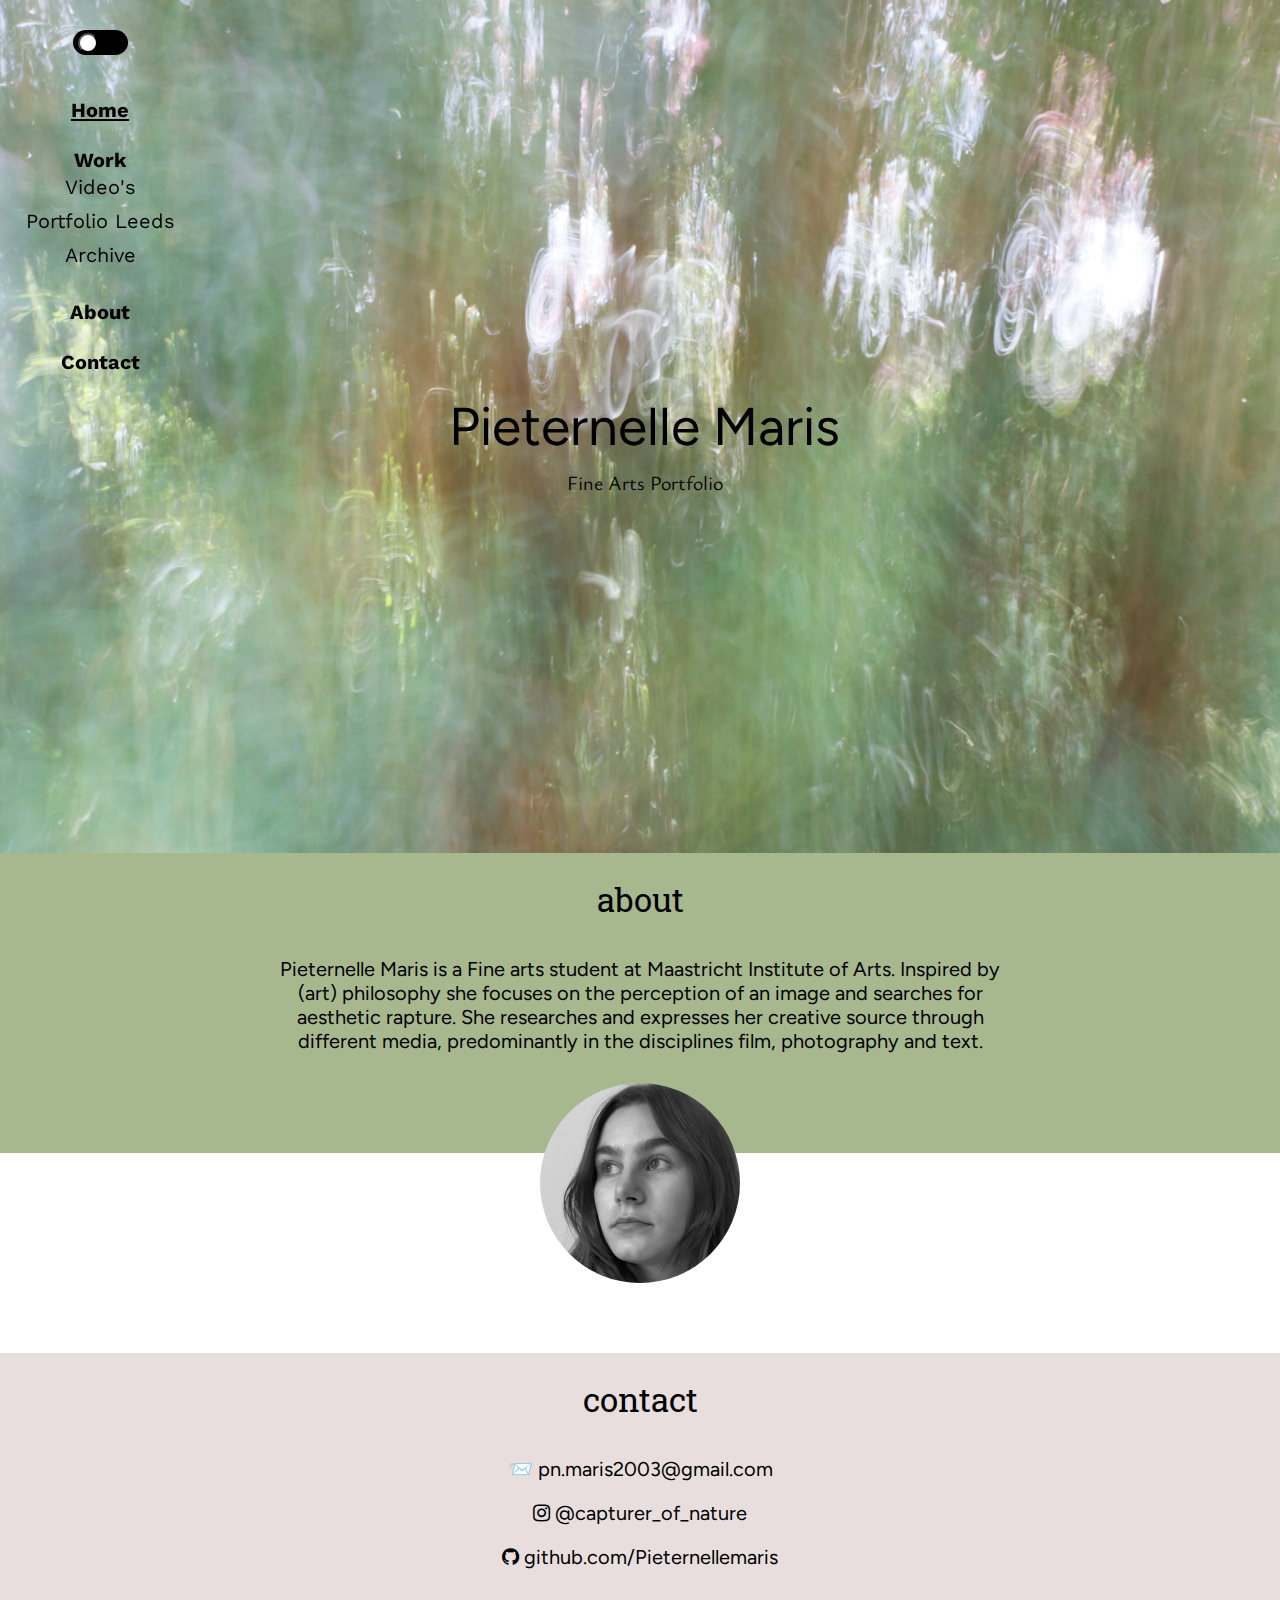
<file: index.html>
<!DOCTYPE html>
<html lang="en">

<head>
    <meta charset="UTF-8">
    <meta http-equiv="X-UA-Compatible" content="IE=edge">
    <meta name="viewport" content="width=device-width, initial-scale=1.0">
    <title>Home</title>
    <link rel="preconnect" href="https://fonts.googleapis.com">
    <link rel="preconnect" href="https://fonts.gstatic.com" crossorigin>
    <link
        href="https://fonts.googleapis.com/css2?family=Figtree:ital,wght@0,300;0,400;0,500;1,400&family=Josefin+Slab:ital,wght@0,300;0,400;0,500;0,600;1,400;1,500&family=Mulish:ital,wght@0,300;0,400;0,600;0,700;1,400&family=Roboto+Slab:wght@300;400;500&family=Work+Sans:wght@300;400;500&family=Ysabeau:ital@0;1&display=swap"
        rel="stylesheet">
    <link rel="stylesheet" href="https://cdnjs.cloudflare.com/ajax/libs/font-awesome/4.7.0/css/font-awesome.min.css">
    <link rel="stylesheet" href="css/main.css">
    <link rel="stylesheet" href="css/style-home.css">

</head>

<body>
    <div class="grid">
        <ul class="nav">
            <li id="toggle">
                <button onclick="myFunction()">
                    <div class="figure"></div>
                </button>
            </li>
            <li><a class="active" id="home" href="index.html"> Home</a></li>
            <li><a id="work" href="work.html"> Work
                    <ul class="sub-nav">

                        <li> <a id="videos" href="videos.html">Video's</a></li>
                        <li> <a  id="leeds" href="leeds.html">Portfolio Leeds</a></li>
                        <li><a id="archive" href="https://www.pieternellemaris.com/"> Archive</a></li>

                    </ul>
                </a></li>
            <li><a  href="#about"> About</a></li>
            <li><a  href="#contact"> Contact</a></li>
        </ul>

        <div class="name">Pieternelle Maris
            <p>Fine Arts Portfolio</p>
        </div>

        <div id="about">
            <h1> about </h1>
            <div class="bio">
                <h2>Pieternelle Maris is a Fine arts student at Maastricht Institute of Arts. Inspired by (art) philosophy she
                focuses on the perception of an image and searches for aesthetic rapture. She researches and
                expresses her creative source through different media, predominantly in the disciplines film,
                    photography and text.
                </h2>
                <img src="images/profile.jpg">
            </div>
        </div>

        <div id="contact">
            <h1> contact</h1>
            <div class="info">
                <a href="mailto:pn.maris2003@gmail.com" target="_blank">
                    <h2> &#128232 pn.maris2003@gmail.com </h2>
                </a>

                <a href="https://instagram.com/capturer_of_nature/" target="_blank">
                    <h2>
                        <div class="fa fa-instagram" style=" display: inline;"> </div>
                        @capturer_of_nature
                    </h2>
                </a>

                <a href="https://github.com/Pieternellemaris" target="_blank">
                    <h2>
                        <div class="fa fa-github" style=" display: inline;"> </div>
                        github.com/Pieternellemaris
                    </h2>
                </a>

            </div>
        </div>

        <script src="js/script.js"></script>

</body>

</html>
</file>
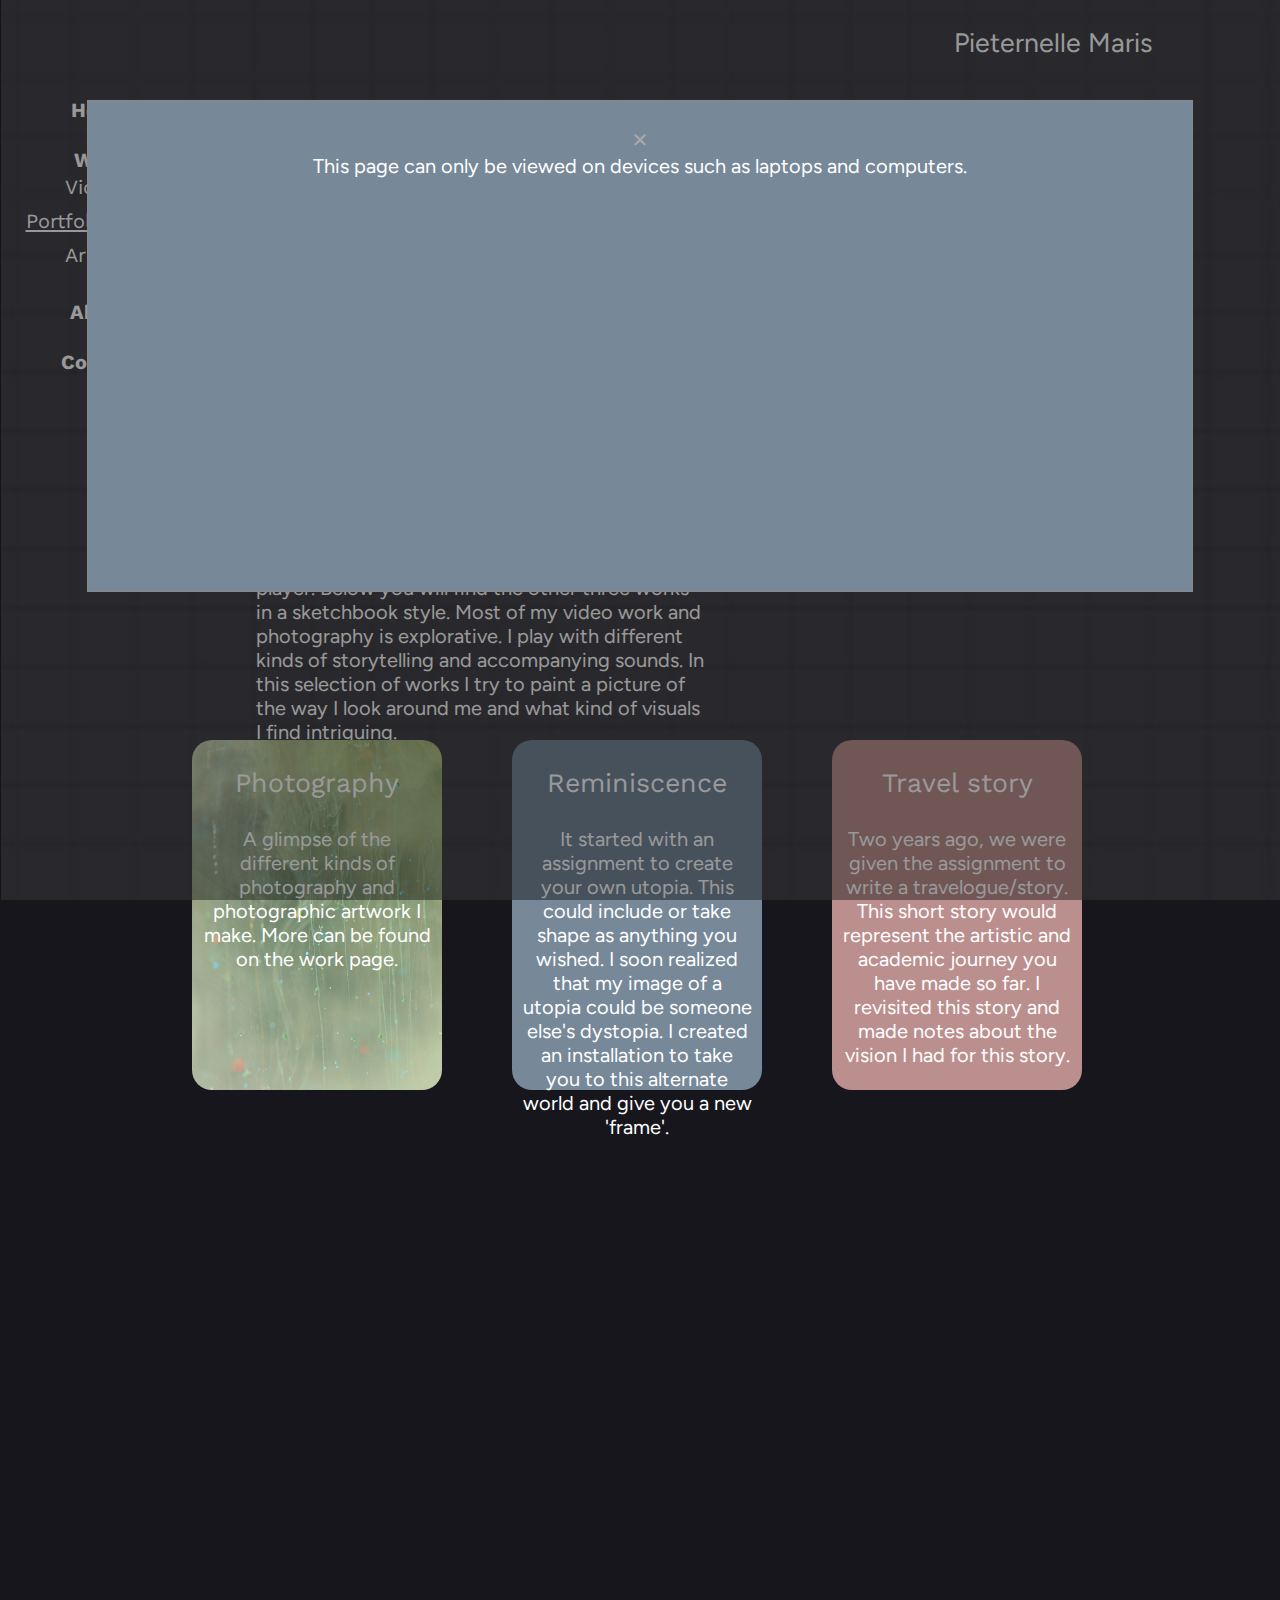
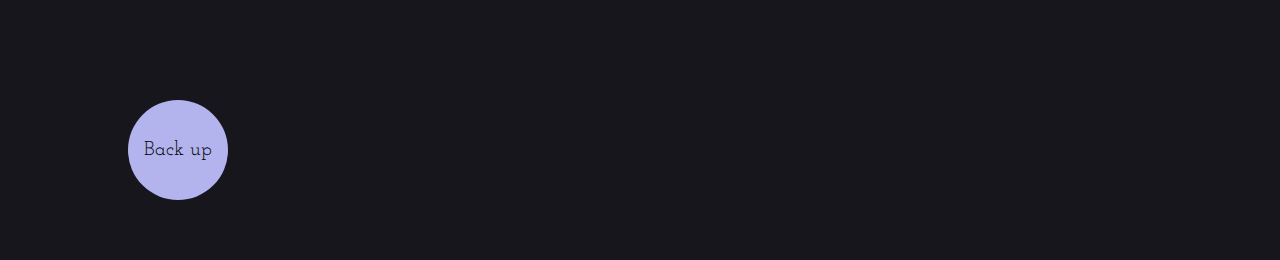
<file: leeds.html>
<!DOCTYPE html>
<html lang="en">
<head>
    <meta charset="UTF-8">
    <meta http-equiv="X-UA-Compatible" content="IE=edge">
    <meta name="viewport" content="width=device-width, initial-scale=1.0">
    <title>Leeds Portfolio</title>
    <link rel="preconnect" href="https://fonts.googleapis.com">
    <link rel="preconnect" href="https://fonts.gstatic.com" crossorigin>
    <link href="https://fonts.googleapis.com/css2?family=Croissant+One&family=Cutive+Mono&family=Figtree:ital,wght@0,300;0,400;0,500;1,400&family=Homemade+Apple&family=Josefin+Slab:ital,wght@0,300;0,400;0,500;0,600;1,400;1,500&family=Just+Me+Again+Down+Here&family=Reenie+Beanie&family=Roboto+Slab:wght@300;400;500&family=Slackside+One&family=Work+Sans:wght@300;400;500&family=Ysabeau:ital@0;1&display=swap" rel="stylesheet">
    <link rel="stylesheet" href="css/main.css">
    <link rel="stylesheet" href="css/style-leeds.css">
</head>

<body>
    <svg id="lijn" data-name="Laag 1" xmlns="http://www.w3.org/2000/svg" viewBox="0 0 977.12 9465.92">
        <path class="path" 
        d="m627.16.08c9.29,168.16,39.7,727.78,50.41,1102.53.92,32.31,1.68,67.76-9.45,113.37-69.76,285.9-439.6,286.81-477.11,477.11-35.43,179.7,248.93,409.22,467.67,585.76,186.88,150.84,269.53,170.64,278.71,259.81,12.35,119.93-139.61,245.34-444.05,491.28-208.34,168.31-236.42,167.29-297.61,250.37-147.49,200.26-214.78,519.11-89.75,642.45,91.89,90.65,208.2-2.69,444.05,99.2,86.32,37.29,227.37,98.23,264.54,207.85,65.65,193.63-262,335.09-453.49,713.31-178.01,351.57-317.99,898.44-65.29,1214.32,238.26,297.83,596.97,115.28,595.65,436.81-.63,154.17-217.65,620.13-119.39,781.67,65.2,107.19,143.44,84.9,165.34,155.89,36.75,119.12-133.39,277.27-670.79,755.82-227.19,202.31-270.79,239.95-264.54,302.33,17.5,174.57,407.76,366,817.23,566.87,41.99,20.6,148.33,65.8,155.89,141.72,5.96,59.9-49.96,130.15-78.26,124.28-23.1-4.8-36.67-62.18-27.76-67.65,6.87-4.21,35.48,17.25,38.16,43.37,1.46,14.21-5.28,25.06-8.79,30.9-14.7,24.43-45.61,40.33-53.66,33.28-6.87-6.02,1.03-30.48,15.61-45.1,16.63-16.68,41.86-20.48,61.79-14.81,23.71,6.75,44.87,28.3,41,37.44-4.18,9.89-40.78,12.56-58.83-7.72-13.91-15.63-10.17-37.45-9.51-41"/>
    </svg>
    <ul class="nav">
        <li style="opacity: 0;" id="toggle">
            <button onclick="myFunction(),myFunction2()">
                <div class="figure"></div>
            </button>
        </li>
        <li><a id="home"  href="index.html"> Home</a></li>
        <li><a id="work" href="work.html"> Work
                <ul class="sub-nav">

                    <li> <a id="videos" href="videos.html">Video's</a></li>
                    <li> <a class="active" id="leeds" href="leeds.html">Portfolio Leeds</a></li>
                    <li><a id="archive" href="https://www.pieternellemaris.com/"> Archive</a></li>

                </ul>
            </a></li>
            <li><a  href="index.html#about"> About</a></li>
            <li><a  href="index.html#contact"> Contact</a></li>
    </ul>

    <div class="name">Pieternelle Maris</div>
<div id="myModal" class="modal">
    <div class="modal-content">
        <span class="close">&times;</span>
    <h2> This page can only be viewed on devices such as laptops and computers.
    </h2>
        </div>
    </div>  




    <div id="grid-leeds">
        <h1>Portfolio Leeds Institute of Art</h1>
        <div class="begin-text">
        <h2 > 
            Welcome to my portfolio website and the page I created for my admission at Leeds Art University. I designed and programmed this website from scratch without the use of an external programme like WordPress. Last year I took a course to learn coding alongside my studies I really enjoy it. This page should only be viewed on a laptop or computer. The rest of the website can also be viewed on other devices.
        </h2> <h2 >  My portfolio consists of seven video works and three other projects. You can view the video works on the video page by clicking on the image to the right or using the menu. More information about the video can be found bellow the video-player. Below you will find the other three works in a sketchbook style.
     Most of my video work and photography is explorative. I play with different kinds of storytelling and accompanying sounds. In this selection of works I try to paint a picture of the way I look around me and what kind of visuals I find intriguing. 
        </h2> 
    </div> 
        <div class="transition transition-1"></div>
        <a id="link-page" href="videos.html">
        <img class="video-page" src="images/leeds/video-page.png" alt="link to video website" >
        </a>


        <a href="#Photography"class="portfolio-item photo "> 
            <h3>Photography</h3>
            <h2>A glimpse of the different kinds of photography and photographic artwork I make. 
                More can be found on the work page.
            </h2>
        </a>

        <a href="#Reminiscence"class="portfolio-item rem"> 
            <h3> Reminiscence</h3>
            <h2> 
                It started with an assignment to create your own utopia. This could include or take shape as anything you wished. I soon realized that my image of a utopia could be someone else's dystopia. I created an installation to take you to this alternate world and give you a new 'frame'. 
            </h2>

        </a>

        <a href="#Travel-story"class="portfolio-item story"> 
           <h3>Travel story</h3>
           <h2>
            Two years ago, we were given the assignment to write a travelogue/story. This short story would represent the artistic and academic journey you have made so far. 
            I revisited this story and made notes about the vision I had for this story.     
 
          </h2>

        </a>

        <h9 id="Photography" class="dummy title item-1"> Photography</h9>
        <div class="dummy note text-12">Sometimes I photgraph while taking a walk. Other times I investigate a detail and make small things seem big or from another world. </div>
        <img class="dummy" src="images/leeds/mist-stad.JPG" id="mist">
        <img class="dummy" src="images/leeds/groen.jpg" id="green-planets">
        <div class="dummy note text-1">How do you make a series from photos? </div>
        <div class="dummy note text-2" >By themselves these pictures didnt speek to me the way they do toghether. </div>
        <img class="dummy"src="images/leeds/vierkant-white.png" id="vierkant">
        <div class="dummy" id="hover-box"> Click for fullscreen</div>
        <img class="dummy"src="images/leeds/expo.JPG"id="expo">
        
        <div id="fullpage" onclick="this.style.display='none';"></div>
        <img class="dummy" src="images/leeds/house.JPG"id="house">
        <img class="dummy"src="images/leeds/woods.JPG"id="woods">
        <div class="dummy note text-13" > I think my photography says a lot about the way I look around me.   </div>
        <div class="dummy note text-14" >  Sometimes even when I don't carry my camera with me, I imagine how things would look through my lenses. </div>
       <img class="dummy" src="images/leeds/eye-white.png" id="sketch-1">
        <img class="dummy"src="images/leeds/21-dinner-1.JPG"id="dinner-1">
        <img class="dummy"src="images/leeds/21-dinner-2.JPG"id="dinner-2">
        <div class="dummy note text-7">For my sister's 21st birthday we hosted a dinner for her and her friends. I was the photographer for this occasion. It was my first time doing this kind of live event photography. It pushed me to find different angles and compositions without do-overs. </div>
        <img class="dummy"src="images/leeds/21-dinner-3.JPG"id="dinner-3">
        <img class="dummy"src="images/leeds/21-dinner-4.JPG"id="dinner-4">
        <h9  class="dummy title item-2"id='Reminiscence'> Reminiscence</h9>
        <div class='dummy note text-3'>What is a utopia? </div>
        <div class='dummy note text-4'>or is it dystopian? </div>
        <img class="dummy"src="images/leeds/dystopia-white.png" id="dystopian">
        <div class='dummy note text-5'> I am fascinated by abandoned and old places. Spaces humans used to inhibit but now are only remembered by the ruins left behind. Nature starts taking back these spaces.</div>
        <img class="dummy"src="images/leeds/bosco.JPG" id="bosco">
        <div class="dummy ondertitel sub-1"> Bosco Verticale, Milan, Italy</div>
        <img class="dummy arrow arrow-1"src="images/leeds/arrow-white.png">
        <div class='dummy note text-6'> Not actually abandoned but the amount of plants do give of the same effect.</div>
        <img class="dummy"src="images/leeds/matera.JPG" id="matera">
        <div class="dummy ondertitel sub-2"> Abandoned cave houses, Matera, Italy</div>
        <img class="dummy"src="images/leeds/car-1.jpg" id="car-1">
        <img class="dummy"src="images/leeds/car-2.jpg" id="car-2">
        <div class='dummy note text-9'> I used a toy car to recreate dystopian scenes  </div>
        <div class='dummy note text-10'> and played with the concept of enlarging and narrowing perspective </div> 
        <img class="dummy"src="images/leeds/car-air.jpg" id="car-air">
        <img class="dummy"src="images/leeds/rail.jpg" id="rail">
        <img class="dummy arrow arrow-2"src="images/leeds/arrow-white.png" >
        <div class="dummy note text-8">Had to 3d print a railroad because I didn't have a mini version myself</div>
        <img class="dummy"src="images/leeds/myko.JPG" id="myko">
        <div class="dummy note text-11"> To experience the installation, you have to step inside a black frame on the ground, put on headphones and look through the tube. The viewer will hear a audio clip I made from environmental sounds and look at the four dystopian photgraphs.</div>
        <img class="dummy " id="sketch-3" src="images/leeds/music-white.png">
        <iframe class="dummy" width="600px"frameborder="0" allowfullscreen="" src="https://youtube.com/embed/TOl9p_1NOZ8?modestbranding=1"></iframe>

        <h9 class="dummy title item-3" id='Travel-story'> Travel story</h9>
        <div class="dummy note text-15"> The journey to Santigo de Compostela is a metaphor for my development during the first six months of my first year at my current course.   </div>
        <div class="dummy note text-16"> The characters I encounter represent the steps of idea development I could still learn from.    </div>
        <div class="dummy note text-17"> Because it was a assignment with a maximum amount of words, I put a lot of 'story' into a short amount of (reading)time.</div>
        <div class="content display-container">
            <button class="display-left" onclick="plusDivs(-1)">&#10094;</button>
            <button class="display-right" onclick="plusDivs(1)">&#10095;</button>
        <img class="dummy mySlides"  src="images/leeds/text-1.jpg">
        <img class="dummy mySlides"  src="images/leeds/text-2.jpg">
        <img class="dummy mySlides"  src="images/leeds/text-3.jpg">


      </div>
      

      <div class="dummy title eind-text"> Thank you for taking the time to look at my portfolio </div>

      <button onclick="backUp()" class="back-up">Back up</button>
    </div>
    <script src="js/script.js"></script>
    <script src="js/leeds.js"></script>
</body>
</html>
</file>
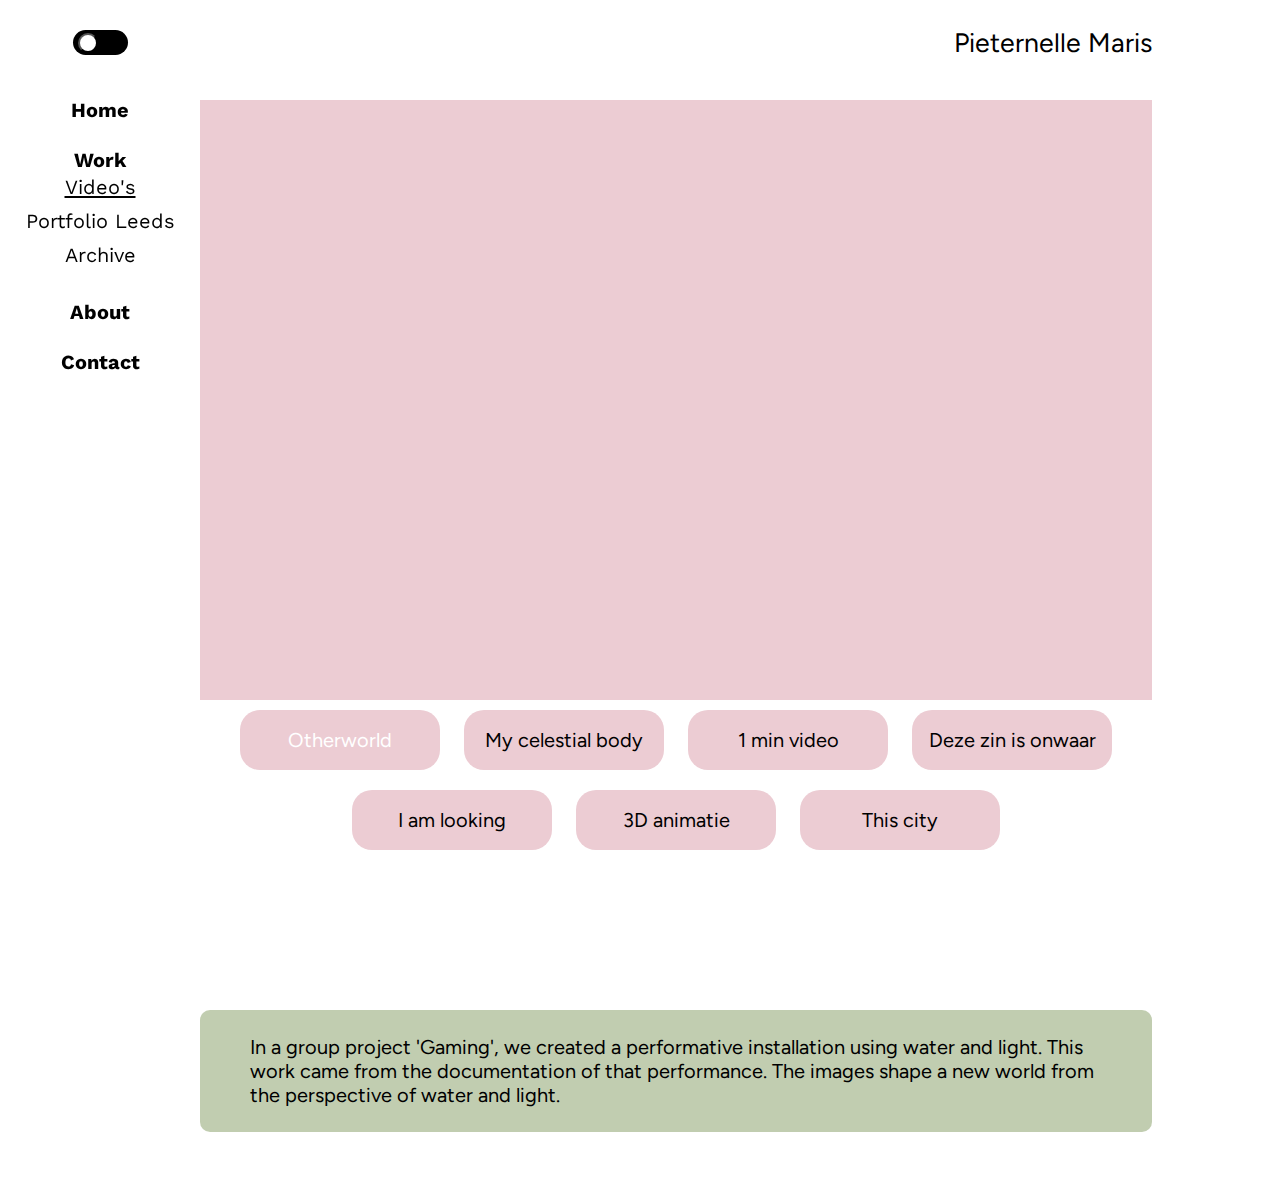
<file: videos.html>
<!DOCTYPE html>
<html lang="en">

<head>
    <meta charset="UTF-8">
    <meta http-equiv="X-UA-Compatible" content="IE=edge">
    <meta name="viewport" content="width=device-width, initial-scale=1.0">
    <title>Video's</title>
    <link rel="preconnect" href="https://fonts.googleapis.com">
    <link rel="preconnect" href="https://fonts.gstatic.com" crossorigin>
    <link rel="preconnect" href="https://fonts.googleapis.com">
<link rel="preconnect" href="https://fonts.gstatic.com" crossorigin>
<link href="https://fonts.googleapis.com/css2?family=Croissant+One&family=Figtree:ital,wght@0,300;0,400;0,500;1,400&family=Josefin+Slab:ital,wght@0,300;0,400;0,500;0,600;1,400;1,500&family=Mulish:ital,wght@0,300;0,400;0,600;0,700;1,400&family=Roboto+Slab:wght@300;400;500&family=Work+Sans:wght@300;400;500&family=Ysabeau:ital@0;1&display=swap" rel="stylesheet">
    <link rel="stylesheet" href="css/main.css">
    <link rel="stylesheet" href="css/style-video.css">
</head>

<body>

    <ul class="nav">
        <li id="toggle">
            <button onclick="myFunction(),myFunction2()">
                <div class="figure"></div>
            </button>
        </li>
        <li><a id="home"  href="index.html"> Home</a></li>
        <li><a id="work" href="work.html"> Work
                <ul class="sub-nav">

                    <li> <a class="active" id="videos" href="videos.html">Video's</a></li>
                    <li> <a  id="leeds" href="leeds.html">Portfolio Leeds</a></li>
                    <li><a id="archive"  href="https://www.pieternellemaris.com/"> Archive</a></li>

                </ul>
            </a></li>
            <li><a  href="index.html#about"> About</a></li>
            <li><a  href="index.html#contact"> Contact</a></li>
    </ul>

    <div class="name">Pieternelle Maris</div>

    <div class="container">
        <div class="player">
            <div class="main-video-container">
                <iframe width="100%" height="600px" source
                    src="https://youtube.com/embed/ITXD_7Qnze4?modestbranding=1"
                    class="main-video" type="video/mp4" >
            </iframe>
            </div>
            <div class="controls">
                <button class="fwd fwd-position" data-icon="F" aria-label="fast forward"> ⏭</button>
                <!-- <div class="btn play-position"> -->
                    <div class="play" data-icon="P" aria-label="play pause toggle"></div>
                <!-- </div> -->
                <button class="more-info info-position"> 
                   <h5><a href="#work-information" > i</a></h5> 
                </button>
                <!-- <div class="timer">
                    <div></div>
                    <span aria-label="timer">00:00</span>
                    <span class="total">/ 00:00</span>
                </div> -->
            </div>
        </div>

        <div class="video-list-container" id="playlist">
            <button
                id="otherworld"
                data-src="https://youtube.com/embed/ITXD_7Qnze4?modestbranding=1"
                class="list active otherworld list-video">
                <h2 class="list-title">Otherworld</h2>
            </button>

            <button
            id="my-celestrial-body"
                data-src="https://youtube.com/embed/LsbIlwoxmAM?modestbranding=1"
                class="list my-celestrial-body list-video">
                <h2 class="list-title">My celestial body</h2>
            </button>

            <button
            id="min-video"
                data-src="https://youtube.com/embed/GaJqYDpebZo?modestbranding=1"
                class="list min-video list-video">
                <h2 class="list-title">1 min video</h2>
            </button>

            <button
            id="onwaar"
                data-src="https://youtube.com/embed/FZzKwxiTB1s?modestbranding=1"
                class="list onwaar list-video">
                <h2 class="list-title">Deze zin is onwaar</h2>
            </button>

            <button 
            id="i-am-looking"
            data-src="https://youtube.com/embed/HIhLj415HuM?modestbranding=1" 
            class="list i-am-looking list-video">
                <h2 class="list-title">I am looking</h2>
            </button>

            <button
            id="planeten"
                data-src="https://youtube.com/embed/l0YOi80QM8o?modestbranding=1"
                class="list planeten list-video">
                <h2 class="list-title">3D animatie</h2>
            </button>

            <button 
            id="this-city"
            data-src="https://youtube.com/embed/_8HiUe49sMk?modestbranding=1" 
            class="list this-city list-video">
                <h2 class="list-title">This city</h2>
            </button>

        </div>
    </div>

    <div id="work-info">
        <div class="info otherworld" style="display: block;">
            <h2> In a group project 'Gaming', we created a performative installation using water and light. This work came from the documentation of that performance. The images shape a new world from the perspective of water and light. </h2>
        </div>
        <div class="info my-celestrial-body" style="display: none;">
             <h2> My celestrial body is a metaphor for seeing yourself in an extraordinary and superhuman light. It is an exploration of the self, the body and your constellation in the world. With layered video images, close-ups and a poetic-style text, we shaped this reflective quest.</h2>
        </div>
        <div class="info min-video" style="display: none;">
            <h2> 
                For the course space and sound, we were assigned to make a 1-minute video. The subject, perspective and genre were free. I thought it would be interesting to take an everyday habit as the subject. I set up my camera in the same place for a fortnight facing my microwave. Every time I went to use it, around two or three times a day, I turned on my camera and started filming. The editing is based on sorting and clustering the sounds that occurred, instead of the visuals, thus creating an audiovisual experience.
            </h2>
        </div>
        <div class="info onwaar" style="display: none;">

            <div class="content display-container">
                <button class="display-left" onclick="plusDivs(-1)">&#10094;</button>
                <button class="display-right" onclick="plusDivs(1)">&#10095;</button>
            <img class=" myStoryboard"  src="images/storyboard-1.jpg" >
            <img class=" myStoryboard"  src="images/storyboard-2.jpg" >
            <img class=" myStoryboard"  src="images/storyboard-3.jpg" >
            <img class=" myStoryboard" src="images/storyboard-4.jpg" >
            <img class=" myStoryboard"  src="images/storyboard-5.jpg" >
            <img class=" myStoryboard"  src="images/storyboard-6.jpg" >
            <img class=" myStoryboard"  src="images/storyboard-7.jpg" >
            <img class=" myStoryboard"  src="images/storyboard-8.jpg" >

          </div>
          <h2 id="naast-onwaar"> 
            The theme of this assignment was 'Alternative Facts'. I immediately thought of the philosophical approach to facts and did some research. By writing down interesting statements and assertions I came across, I made a text for the video. For the visuals, we wanted to recreate a dreamlike world. Truth can be haunting, tricky, and misleading. We wanted to play with transitions and different cuts to support this ambience. We made a storyboard of the different scenes we wanted to film to either support the text or these dreamlike visions.
                </h2>

        </div>
        <div class="info i-am-looking" style="display: none;">
            <h2> 
                This video was inspired by my walks to school every day and the legend of the red thread. The legend originated in east Asia and claims that everyone who is 'bound' to meet is connected by a red thread called the red thread of destiny. Nothing can be done to break this bond. You will meet, no matter how long it may take. During walks through the city I live in, I notice the people around me. I wonder about their life’s, their style and whether we will someday meet. Originally this was a live performance where I read out the lines while sitting among the audience.
            </h2>
        </div>
        <div class="info planeten" style="display: none;">
            <h2> 
                This was the first time I really worked with blender (3D modelling) and video. I created and designed the planets in blender and then 'filmed' and rendered them with a camera within the software. I found the whole process of shading the planets and the different possibilities very enlightening. The technicality of how you make and film these scenes astonished me. I am a fan of animation films like Pixar and Disney, and this work gave me a small insight into that world and the possibilities.            </h2>
        </div>
        <div class="info this-city" style="display: none;">
            <h2> For this video I went to different places in and outside of the city of Maastricht where I live and study. I looked at buildings, nature, waste, people and much more. I entered these spaces as an observer and explorer. After watching the recordings, I wrote a text to go with the video. Originally this was a live performance where I read out the script while sitting among the audience. </h2>
        </div>
    </div>
    <div id="work-information"></div>
    <script src="js/script.js"></script>
    <script src="js/video.js"></script>
</body>

</html>
</file>
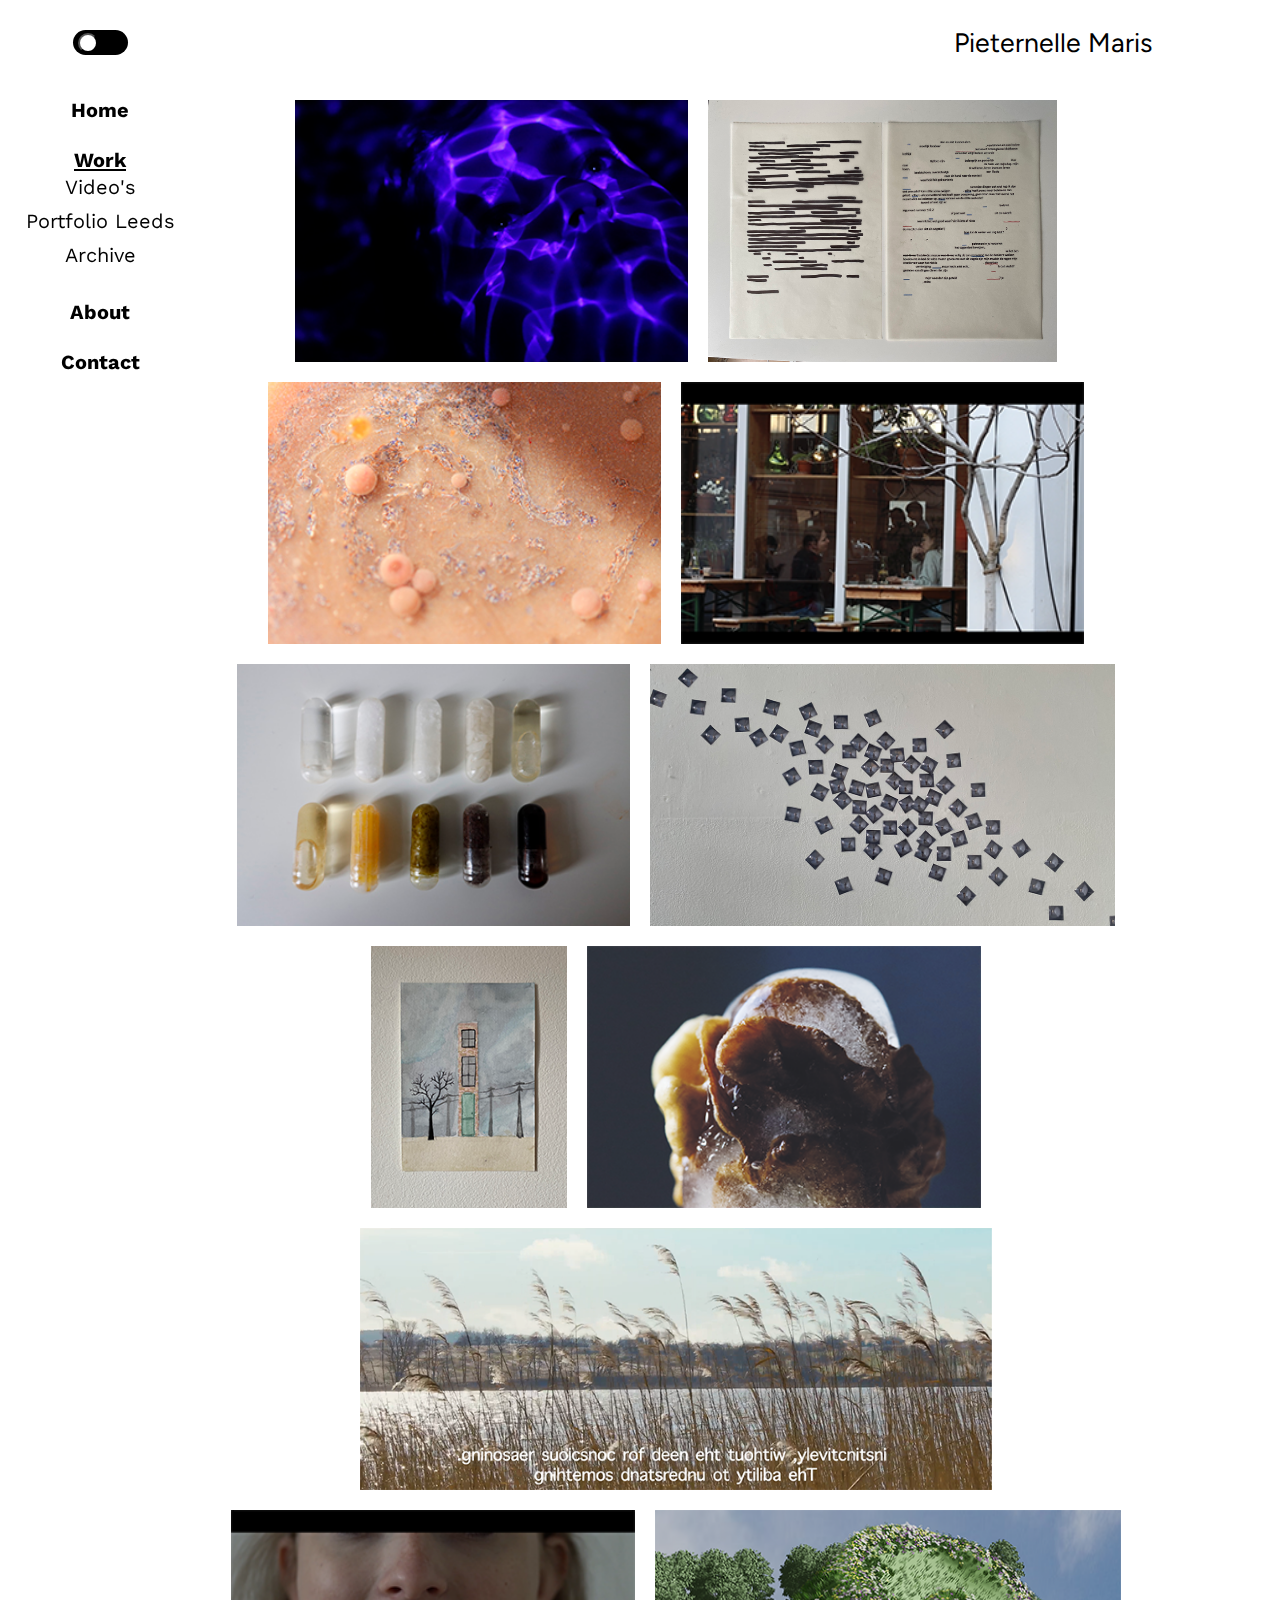
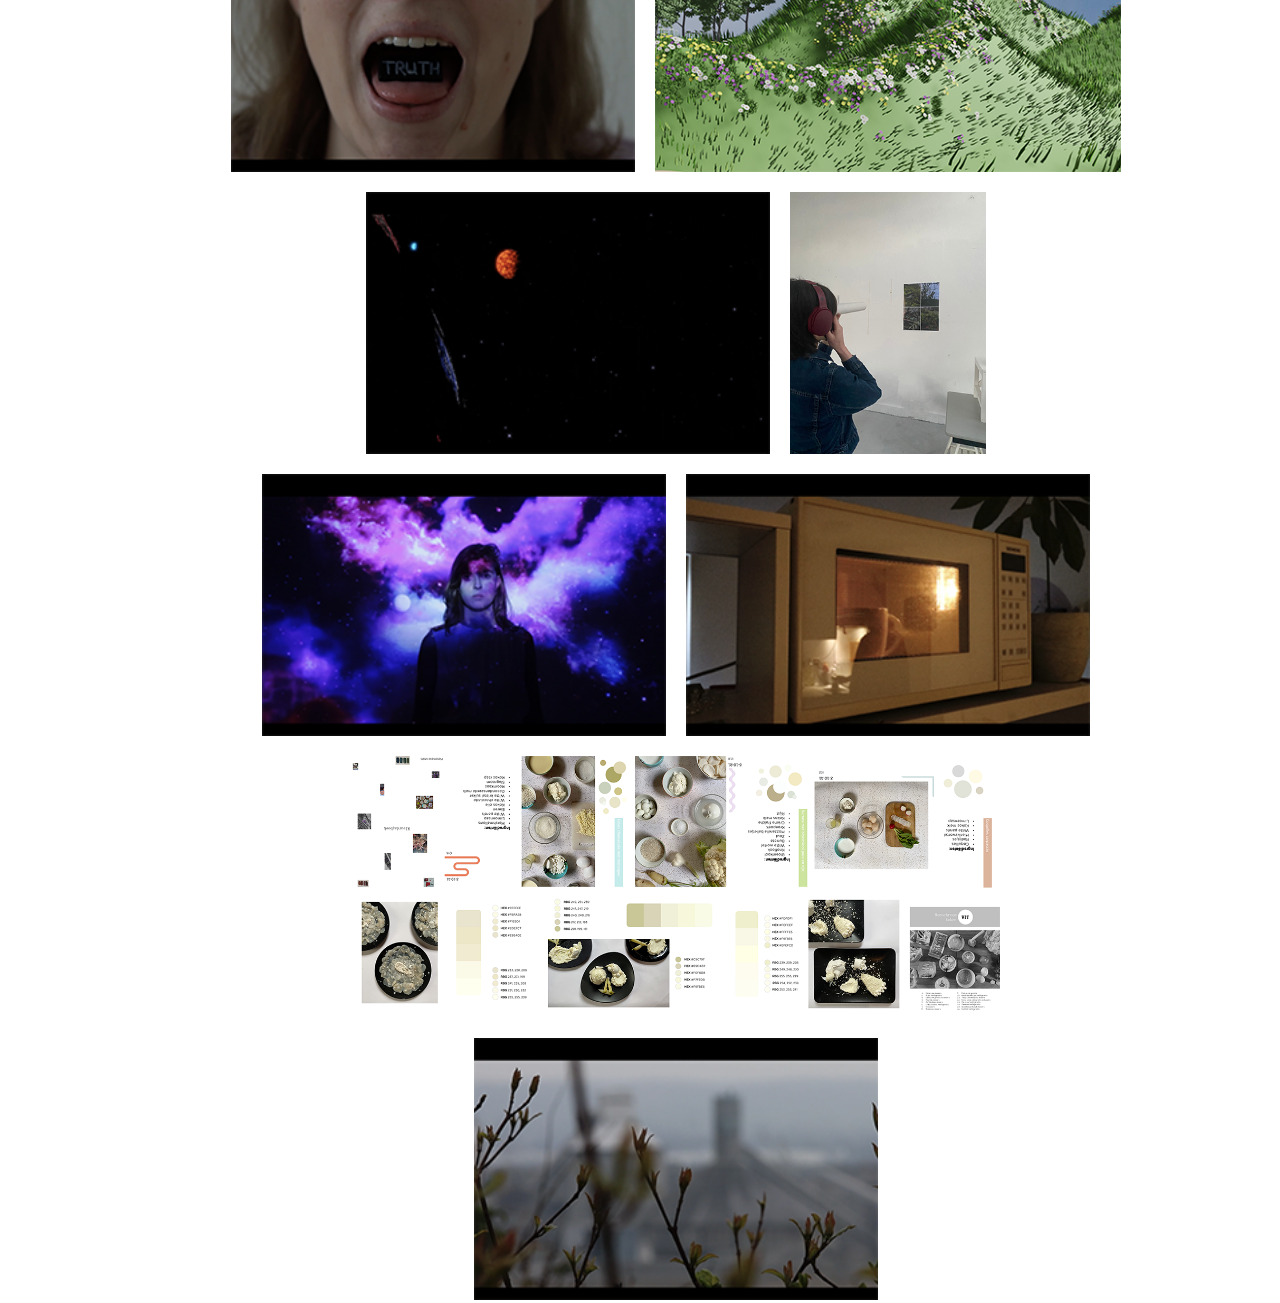
<file: work.html>
<!DOCTYPE html>
<html lang="en">

<head>
    <meta charset="UTF-8">
    <meta http-equiv="X-UA-Compatible" content="IE=edge">
    <meta name="viewport" content="width=device-width, initial-scale=1.0">
    <title>Work</title>
    <link rel="preconnect" href="https://fonts.googleapis.com">
    <link rel="preconnect" href="https://fonts.gstatic.com" crossorigin>
    <link
        href="https://fonts.googleapis.com/css2?family=Figtree:ital,wght@0,300;0,400;0,500;1,400&family=Josefin+Slab:ital,wght@0,300;0,400;0,500;0,600;1,400;1,500&family=Mulish:ital,wght@0,300;0,400;0,600;0,700;1,400&family=Roboto+Slab:wght@300;400;500&family=Work+Sans:wght@300;400;500&family=Ysabeau:ital@0;1&display=swap"
        rel="stylesheet">
    <link rel="stylesheet" href="css/main.css">
    <link rel="stylesheet" href="css/style-work.css">
</head>

<body>

    <ul class="nav">
        <li id="toggle">
            <button onclick="myFunction(),myFunction2()">
                <div class="figure"></div>
            </button>
        </li>
        <li><a id="home"  href="index.html"> Home</a></li>
        <li><a class="active" id="work" href="work.html"> Work
                <ul class="sub-nav">

                    <li> <a id="videos" href="videos.html">Video's</a></li>
                    <li> <a  id="leeds" href="leeds.html">Portfolio Leeds</a></li>
                    <li><a id="archive" href="https://www.pieternellemaris.com/"> Archive</a></li>

                </ul>
            </a></li>
        <li><a  href="index.html#about"> About</a></li>
        <li><a  href="index.html#contact"> Contact</a></li>
    </ul>

    <div class="name">Pieternelle Maris</div>


    <div id="work-modal">
        <div class="modal gaming">
    
            <!-- Modal content -->
            <div class="modal-content">
            <span class="close">&times;</span>
                <div class="content display-container" id="slide2">
                    <button class="prev display-left" >&#10094;</button>
                    <button class="next display-right" >&#10095;</button>
                <img class=" mySlides"  src="images/work/gaming-6.jpg" >
                <img class=" mySlides"  src="images/work/gaming-5.jpg" >
                <img class=" mySlides"  src="images/work/gaming-4.jpg" >
                <img class="mySlides" src="images/work/gaming-3.jpg" >
                <img class=" mySlides"  src="images/work/gaming-2.jpg" >
                <img class=" mySlides"  src="images/work/gaming-1.jpg" >
            </div>
            <h2 class="text-right">In a group we were assigned to create a 'playful' work with conditions or rules. We decided to take humans' natural curiosity and playfulness as our game element. We wanted to make the work interactive but didn't want it to feel like an activity in a children's museum. We were looking to create an experience. After converting an old drawer into a see-through box, we made a layer of water and shone lights through it. The board is made of plexiglass and is flexible so the viewer can play with the water and its reflection. 
                We turned this interactive installation into a performance, and I made a separate video work about it. You can find that video on the video page under the name 'otherworld'.
            </div>
        </div>  
        <div class="modal erasure-poetry">
    
            <!-- Modal content -->
            <div class="modal-content">
            <span class="close">&times;</span>
                <div class="content display-container" id="slide2">
                    <button class="prev display-left" >&#10094;</button>
                    <button class="next display-right" >&#10095;</button>
                    <img class=" mySlides"  src="images/work/orgininal.jpg" >
                    <img class=" mySlides"  src="images/work/erasure-5.jpg" >
                <img class=" mySlides"  src="images/work/erasure-2.jpg" >
                <img class=" mySlides"  src="images/work/erasure-3.jpg" >
                <img class=" mySlides" src="images/work/erasure-4.jpg" >
                <img class=" mySlides" src="images/work/erasure-poetry.jpg" >

                </div>
            <h2 class="text-right"> During a writing exercise I had collected fourteen words on the theme of power. For two minutes I wrote about each of these words. By end of the two minutes, you had to write down the next word immediately. This created unlikley and unexpected changes to the sentences.
                On the finished text you applied the technique of erasure poetry. By leaving some parts out or highlighting other parts, you create a new text with a different meaning.
                After that experimentation began with the ways you could visualise this text. I soon got the association with punch cards: what is omitted contains the information. When I retyped the text into Word the grammatic or spelling mistakes started to surface. I kept these 'notifications' in my final work.

            </h2>
            </div>
        </div>      
        <div class="modal tijdskapsule">
    
            <!-- Modal content -->
            <div class="modal-content">
            <span class="close">&times;</span>
                <div class="content display-container" id="slide2">
                    <button class="prev display-left" >&#10094;</button>
                    <button class="next display-right" >&#10095;</button>
                <img class=" mySlides"  src="images/work/tijdscapsule-1.jpg" >
                <img class=" mySlides"  src="images/work/tijdscapsule-2.jpg" >
                <img class=" mySlides"  src="images/work/tijdscapsule-3.jpg" >
                <img class=" mySlides" src="images/work/tijdscapsule-4.jpg" >
                <img class=" mySlides"  src="images/work/begraven-1.jpg" >
                <img class=" mySlides" src="images/work/begraven-2.jpg" >
                </div>
            <h2 class="text-right">
                For an assignment, we had to bury an object for a month. I had been saving vitamin capsules for a while and seemed perfect for this occasion. These capsules dissolve when in contact with water. I filled these capsules with different nutrients like pesto, pasta, salt, sugar, and rice. After a month, I dug up the remains of these capsules and examined which capsule had contained which substance. The pesto had become mouldy, the honey had crystallised, and glycerine had made the capsule tougher. I named this project 'Time capsule'.
            </h2>
            </div>
        </div>  
        <!-- <div class="modal 1-minute">
    
            <div class="modal-content">
            <span class="close">&times;</span>
            <h2>For the course space and sound, we were assigned to make a 1-minute video. The subject, perspective and genre were free. 
                I thought it would be interesting to take an everyday habit for me as the subject. I set up my camera in the same place for a fortnight facing my microwave. Every time I went to use it, around two to three times a day, I turned on my camera and started filming. 
                Since the course was about sound, I thought it would be interesting to edit the video not by the image but by sound. I sorted all the footage by the sounds that occurred, sometimes down to the second. Then I started editing these clusters of video into the 1-minute video.</h2>
            </div>
        </div>   -->
        <div class="modal op-een-weg">
    
            <!-- Modal content -->
            <div class="modal-content">
            <span class="close">&times;</span>
                <div class="content display-container" id="slide2">
                    <button class="prev display-left" >&#10094;</button>
                    <button class="next display-right" >&#10095;</button>
                    <img class=" mySlides"  src="images/work/gedicht.png" >
                <img class=" mySlides"  src="images/work/op-een-weg-1.jpg" >
                <img class=" mySlides"  src="images/work/opeenweg-2.jpg" >
                <img class=" mySlides"  src="images/work/opeenweg-3.jpg" >
                <img class=" mySlides" src="images/work/opeenweg-4.jpg" >
                <img class=" mySlides" src="images/work/opeenweg-5.jpg" >
                </div>
                <div class="dubble-text text-right">
            <h2 class="text-boven" >Tijdens mijn wandelingen naar school kom ik langs huis nummer 59. Vanuit buiten ziet het eruit alsof dit huis maar een deur breed is. De twee panden naast deze deur zijn van een andere tijd en in een andere stijl gebouwd. In wat ooit een kleine zijstraat geweest moet zijn, staat nu dit huis.
                Dit beeld riep bij mij allerlei verhalen op. Een magische deur naar een andere wereld, maar ook ging ik praktisch nadenken over hoe je een huis van 1 meter breed zou inrichten. Tiny house op een heel andere niveau. Welke slimme opberg trucjes zou je gebruiken? Waar is de trap omhoog? Ik heb kleine illustraties gemaakt van dit huis in verschillende scenario's. Dit inspireerde mij om een kort gedicht te schrijven. Ik presenteerde dit werk met de twee geschilderde illustraties en het gedicht. </h2>
    
            <h2 class="text-under">On my walks to school, I pass house number 59. From outside, it looks like the house is only one door wide. The two properties next to this door are of a different era and built in a different style. In what once must have been a small side street now stands this house.
                This image evoked all kinds of stories in my mind. A magical door to another world, but it also made me think practically about how you would decorate a 1-metre-wide house.  Tiny house living on a whole other level. What clever storage tricks would you use? How would the stairs work? I made little illustrations of this house in different scenarios. 
                This inspired me to write a short poem. I presented this work with the two painted illustrations and the poem.
</h2>
                  </div>
                </div>
        </div>  
        <!-- <div class="modal planeten">
    
            <div class="modal-content">
            <span class="close">&times;</span>
            <h2>Some text in the Modal..</h2>
            </div>
        </div>   -->
        <!-- <div class="modal my-celestrial-body">
    
    
            <div class="modal-content">
            <span class="close">&times;</span>
            <h2>My celestrial body is a metaphor for seeing yourself in an extraordinary and superhuman light. It is an exploration of the self, the body and your constellation in the world. With layered video images, close-ups and a poetic-style text, we shaped this reflective quest.</h2>
            </div>
        </div>   -->
        <!-- <div class="modal i-am-looking">
    
    
            <div class="modal-content">
            <span class="close">&times;</span>
            <h2>This video was inspired by my walks to school everyday and the legend of the red thread. The legend originated in east asia and claims that everyone who is 'bound' to meet is connected by a red thread called the red thread of destiny. Nothing can be done to break this thread. You will meet, no matter how long it may take.
                During my walks through the our small city I look around me at the other people. I wonder about their lifes, their style and whether we will someday meet. </h2>
            </div>
        </div>   -->
        <div class="modal inverted">
    
            <!-- Modal content -->
            <div class="modal-content">
            <span class="close">&times;</span>
            <div class="video-container">
                <iframe source width="100%" 
                src="https://youtube.com/embed/fuQP7t_Uru0?modestbranding=1"
                class="main-video" type="video/mp4" >
                </iframe>
            </div>
            <h2 class="text-right"> For a short assignment we were given a week to create a work about time. Time as a philosophical concept is one of my favorite subjects. For my interpretation of this assignment I was inspired by two things. A qoute from the movie Tenet about inverted time "Dont try to understand it. Feel it. Intuition." and the philosopher Henri Bergson who wrote about the "duree": time as experience.
                Speech in reverse is not only the words said backwords. We recognize whether something is reversed by the change of the sound. But if there is a distinct sound to inverted time what is the sound of time moving forward? 


            </h2>
            </div>
        </div>  
        <!-- <div class="modal onwaar">
    
    
            <div class="modal-content">
            <span class="close">&times;</span>
            <h2>Some text in the Modal..</h2>
            </div>
        </div>   -->
        <!-- <div class="modal this-city">
    
            <div class="modal-content">
            <span class="close">&times;</span>
            <h2>Some text in the Modal..</h2>
            </div>
        </div>   -->
        <div class="modal walnoot">
    
            <!-- Modal content -->
            <div class="modal-content">
            <span class="close">&times;</span>
                <div class="content display-container" id="slide2">
                    <button class="prev display-left" >&#10094;</button>
                    <button class="next display-right" >&#10095;</button>
                    <img class=" mySlides " src="images/work/als-gegoten-2.jpg" >
                    <img class=" mySlides " src="images/work/als-gegoten-1.jpg" >
                    <img class=" mySlides"  src="images/work/walnoot-1.jpg" >
                    <img class=" mySlides"  src="images/work/walnoot-2.jpg" >
                    <img class=" mySlides"  src="images/work/walnoot-3.jpg" >
                    <img class=" mySlides"  src="images/work/walnoot-4.jpg" >
                    <img class=" mySlides" src="images/work/walnoot-5.jpg" >
                    <div class= "mySlides video-slide">
                        <iframe width="100%"  source
                            src="https://youtube.com/embed/x_4S9CroxQk?modestbranding=1"
                            class="main-video" type="video/mp4" >
                    </iframe>
                    </div>
                </div>
        <h2 class="text-right">
            Together with my classmates, we put together an exhibition "Als gegoten" (as cast). For this exhibition, I had created several intertwined works. On the ground I had placed 360 ceramic walnuts that I cast with a self-made mould. With this mould all the walnuts were identical. I found the sound of the hollow walnuts when they broke so intriguing that I decided to performatively walk over them. In addition, I had made a series of photographs measuring 90 by 130 centimetres. This was my first time really using photography as a medium for my classes. Finally, I had a video played on three different speeds and screens.    
        </h2>
            </div>
        </div>  
        <div class="modal reminiscence">
    
            <!-- Modal content -->
            <div class="modal-content">
            <span class="close">&times;</span>
                <div class="content display-container" id="slide2">
                    <button class="prev display-left" >&#10094;</button>
                    <button class="next display-right" >&#10095;</button>
                    <img class=" mySlides " src="images/leeds/car-1.jpg" >
                    <img class=" mySlides " src="images/leeds/car-2.jpg" >
                    <img class=" mySlides"  src="images/leeds/rail.jpg" >
                    <img class=" mySlides"  src="images/leeds/car-air.jpg" >
                    <div class= "mySlides video-slide">
                        <iframe width="100%" source
                            src="https://youtube.com/embed/TOl9p_1NOZ8?modestbranding=1"
                            class="main-video" type="video/mp4" >
                    </iframe>
                    </div>
                </div>
            <h2 class="text-right">
                What is my utopia? That is the question that started this assignment. I am fascinated by abandoned and rundown buildings and areas. Places where the traces of man can still be seen, but it is no longer used. Sometimes nature takes over like Chernobyl, but also places like Pompei attract my attention. Disaster struck and no people remained. Most people would rather call that a dystopia then a utopia but for me they seem to be one and the same. I decided to create my own abandoned world. I played with the concept of enlarging and narrowing perspective and created an installation to take you to this otherworld and give you a new 'frame'. To experience the installation, you must step inside a black frame on the ground, put on headphones and look through the tube. The viewer will hear an audio clip I made from environmental sounds and look at the four dystopian photographs.
        </h2>
            </div>
        </div>  
        <div class="modal fotografie">
    
            <!-- Modal content -->
            <div class="modal-content">
            <span class="close">&times;</span>
            <div class="content display-container" id="slide2">
                <button class="prev display-left" >&#10094;</button>
                <button class="next display-right" >&#10095;</button>
                <img class=" mySlides " src="images/leeds/mist-stad.JPG" >
                <img class=" mySlides"  src="images/work/photo-1.jpg" >
                <img class=" mySlides"  src="images/leeds/fullscreen-expo2.jpg" >
                <img class=" mySlides"  src="images/leeds/house.JPG" >
                <img class=" mySlides"  src="images/work/photo-2.jpg" >
                <img class=" mySlides"  src="images/leeds/21-dinner-4.JPG" >
                <img class=" mySlides"  src="images/leeds/groen.jpg" >
                <img class=" mySlides"  src="images/work/photo-3.jpg" >
                <img class=" mySlides"  src="images/work/photo-4.jpg" >
                <img class=" mySlides"  src="images/work/photo-5.jpg" >
                <img class=" mySlides"  src="images/work/photo-6.jpg" >
    
            </div>
            <h2 class="text-right" >
                Outside of a regular assignment, I also make my own photographic work. Most of the time I’m inspired by things around me. I’m interested in the history of photography as a journalistic and art medium and they’re relation to painting as a medium. Photography is still fairly new in the art world and has only recently gained a place in museums. Many of the photographers who inspire me have thus started out as journalists. Unlike paintings, photography always depicts something in the real world. 
                I have found that often the viewer wants to get this ‘right’. But sometimes the very mystery of what you are seeing, is what makes the work intriguing. I like to experiment with this discrepancy and study how people interact with photography compared to paintings.  
                </h2>
            </div>
        </div>  
        <div class="modal landschap">
    
            <!-- Modal content -->
            <div class="modal-content">
            <span class="close">&times;</span>
                <div class="content display-container" id="slide2">
                    <button class="prev display-left" >&#10094;</button>
                    <button class="next display-right" >&#10095;</button>
                    <img class=" mySlides " src="images/work/airial.jpg" >
                    <img class=" mySlides"  src="images/work/landschap-3.jpg" >
                    <img class=" mySlides"  src="images/work/landschap-1.jpg" >
                    <img class=" mySlides"  src="images/work/landschap-2.jpg" >
    
                </div>
            <h2 class="text-right">
                For the subject spatial, we were made a hypothetical design for an (art) intervention near the bridge over the A2 to Maastricht. In the Netherlands, there are many places where art is put next to a motorway or on a roundabout. Within the artworld this has caused a debate what the function or artistic need is behind this roundabout-art. 
                This assignment got me thinking about what aspects a work can have: the visual, the story, the meaning, etc. How do you make sure you attract the attention of the audience and add meaning to the surroundings? I experimented with the shape of the bridge that crosses the motorway and did some research on the longer route this bridge is part of: De Groene Loper (the green walkway). This is a project by the Maastricht to create more nature and cycle/walking paths through Maastricht. The motorway has gone underground in the city centre and now there is a wide footpath with trees surrounding it. For a route called the green walkway, I didn't think the surrounding areas were very green at all. So, I took the empty piece of land next to this path and designed a hilly landscape in the shape of the bridge and the full path with flowers.
                
            </h2>
            </div>
        </div>  
        <div class="modal kleurdagboek">
    
            <!-- Modal content -->
            <div class="modal-content">
            <span class="close">&times;</span>
            <div class="video-container">
                <iframe  width="100%" source 
                    src="https://youtube.com/embed/OlEJvHsjcio?modestbranding=1"
                    class="main-video" type="video/mp4" >
            </iframe>
            </div>
            <h2 class="text-right"> 
                During my first period of my studies, we were given all kinds of assignments related to colour. At the end of the course, we had to make a 'colour diary'. During one of these assignments, we had to make a dish from just one colour. Cooking and food have always been important in my family, so I was excited to try monochrome cooking. I prepared a three-course meal in the colour white. Together with my parents we tasted the food and shared this new experience. For my colour I designed a leporello booklet that you can also fold out: on one side you see photos of the ingredients and on the other side you will find the dish.            </h2>
            </div>
        </div>  
        <div class="modal installation-performance">
    
            <!-- Modal content -->
            <div class="modal-content">
            <span class="close">&times;</span>
                <div class="content display-container" id="slide2">
                    <button class="prev display-left" >&#10094;</button>
                    <button class="next display-right" >&#10095;</button>
                    <img class=" mySlides " src="images/work/perf-1.jpg" >
                    <img class=" mySlides"  src="images/work/perf-3.jpg" >
                    <img class=" mySlides"  src="images/work/perf-4.jpg" >
                    <img class=" mySlides"  src="images/work/perf-5.jpg" >
                    <div class= "mySlides video-slide">
                        <iframe width="100%" source
                            src="https://youtube.com/embed/uywfA70p2Fw?modestbranding=1"
                            class="main-video" type="video/mp4" >
                    </iframe>
                    </div>
                </div>
            <h2 class="text-right">
                For the performance subject, I really wanted to make an installation performance. During the classes we’d been talking about when a work becomes a performance. Sometimes the maker takes the body as a medium of the work. Other times it’s the change of an object or work over a period of time that makes it performative. I came across a roll of old wallpaper with a 3d bulge effect. After some experimentation, I came up with the idea of cutting out the squares from the roll. I composed them on the wall of the room and during the presentation, I let people explore the space and their reflections. Touching the work was allowed.
            </h2>
    
            </div>
        </div>  
    </div>
    



    <ul class="imgs-cont">

        <li class="work-item img-hor gaming">
            <!-- <a href="videos.html#gaming" class="fl-no-scroll"> -->
                <img src="images/work/gaming.jpg" class="img-hor">
                <div class="hover-box ">
                    <h3 class="title"> Gaming</h3>
                </div>
            <!-- </a> -->
        </li>
        <li class="work-item img-hor erasure-poetry">
            <img src="images/work/erasure-poetry.jpg" class="img-hor">
            <div class="hover-box ">
                <h3 class="title">Erasure poetry </h3>
            </div>
        </li>
        <li class="work-item img-hor fotografie">
            <img src="images/work/fotografie.jpg" class="img-hor">
            <div class="hover-box ">
                <h3 class="title"> Photography</h3>
            </div>
        </li>
        <li class="work-item img-hor i-am-looking">
            <a href="videos.html#i-am-looking">
            <img src="images/work/still-i-am-looking.png" class="img-hor">
            <div class="hover-box ">
                <h3 class="title">I am looking </h3>
            </div>
            </a>
        </li>
        <li class="work-item img-hor tijdskapsule">
            <img src="images/work/tijdskapsule.jpg" class="img-hor">
            <div class="hover-box ">
                <h3 class="title"> Tijdscapsule</h3>
            </div>
        </li>
        <li class="work-item img-hor installation-performance">
            <img src="images/work/installation.jpg" class="img-hor">
            <div class="hover-box ">
                <h3 class="title"> Installation performance</h3>
            </div>
        </li>
        <li class="work-item img-vert op-een-weg">
            <img src="images/work/op-een-weg.jpg" class="img-vert">
            <div class="hover-box ">
                <h3 class="title"> Op een weg </h3>
            </div>
        </li>
        <li class="work-item img-hor walnoot">
            <img src="images/work/walnoot.png" class="img-hor">
            <div class="hover-box ">
                <h3 class="title"> Walnoot</h3>
            </div>
        </li>
        <li class="work-item img-hor inverted">
            <!-- <a href="videos.html#inverted-intuition"> -->
            <img src="images/work/still-inverted.png" class="img-hor">
            <div class="hover-box ">
                <h3 class="title"> Inverted Intuition</h3>
            </div>
            <!-- </a> -->
        </li>
        <li class="work-item img-hor onwaar">
            <a href="videos.html#onwaar">
                <img src="images/work/still-waarheid.png" class="img-hor">
                <div class="hover-box ">
                    <h3 class="title"> Deze zin is onwaar</h3>
                </div>
            </a>
        </li>
        <li class="work-item img-hor landschap">
            <img src="images/work/landschap.png" class="img-hor">
            <div class="hover-box ">
                <h3 class="title"> Landschap </h3>
            </div>
        </li>
        <li class="work-item img-hor planeten">
            <a href="videos.html#planeten">
                <img src="images/work/still-planeten.png" class="img-hor">
                <div class="hover-box ">
                    <h3 class="title"> 3D animatie</h3>
                </div>
            </a>
        </li>
        <li class="work-item img-vert reminiscence">
            <img src="images/work/reminiscence.jpg" class="img-vert">
            <div class="hover-box ">
                <h3 class="title"> Reminiscence</h3>
            </div>
        </li>
        <li class="work-item img-hor my-celestrial-body">
            <a href="videos.html#my-celestrial-body">
                <img src="images/work/still-celestial.png" class="img-hor">
                <div class="hover-box ">
                    <h3 class="title"> My celestial body</h3>
                </div>
            </a>
        </li>
        <li class="work-item img-hor 1-minute">
            <a href="videos.html#min-video">
                <img src="images/work/still-magnetron.png" class="img-hor">
                <div class="hover-box ">
                    <h3 class="title"> 1 min video</h3>
                </div>
            </a>
        </li>
        <li class="work-item img-hor kleurdagboek">
            <img src="images/work/kleurdagboek-2.png" class="img-hor">
            <div class="hover-box ">
                <h3 class="title">Kleurdagboek</h3>

            </div>
        </li>

        <li class="work-item img-hor this-city">
            <a href="videos.html#this-city">
            <img src="images/work/still-stad.png" class="img-hor">
            <div class="hover-box ">
                <h3 class="title"> This city </h3>
            </div>
            </a>
        </li>





    </ul>

    <script src="js/script.js"></script>
    <script src="js/work.js"></script>
</body>

</html>
</file>
<file: css/style-home.css>
body {
    background: url('../images/light-big.jpg');
    background-size: contain;
    background-repeat: no-repeat;

}

.dark-mode #about {
    background-color: #222222;
}

.dark-mode #contact {
    background-color: #3A4650;
}

.name {
    font-size: 40pt;
    right: calc(50vw - 200px);
    top: calc(50vh - 50px);
}

.grid {
    display: grid;
    grid-template-columns: 200px auto 300px;
    grid-template-rows: calc(100vw / 1.5) 1fr 200px 200px;
}

#about {
    height: 300px;
    width: 100vw;
    grid-column: 1 / 4;
    grid-row: 2 / 3;
    background-color: #a7b88e;
}

.bio {
    margin: 0 auto;
    width: 60vw;
}

#about img {
    margin-top: 20px;
    width: 200px;
    height: 200px;
    border-radius: 50%;
    object-fit: cover;
}

#contact {
    width: 100vw;
    height: 250px;
    grid-column: 1 / 4;
    grid-row: 4 / 5;
    background-color: #E8DEDE;

}
h2 {
    padding: 10px;
}
.info {
    margin: 0 auto;
    width: 300px;
    line-height: 35px;
}

/* tussendoor */
@media all and (max-width: 1150px) and (min-width: 700px) {
    .name {
        top: calc(50vw / 1.5 - 50px);
    }
}

/* telefoon */
@media all and (max-width: 820px) {
    body {
        background: url('../images/light-small.jpg');
        background-size: contain;
        background-repeat: no-repeat;

    }

    #about {
        background-color: rgb(218, 211, 126);
    }

    .grid {
        grid-template-rows: calc(100vw * 1.5) 1fr 200px 200px;
    }

    .dark-mode {
        background-image: url('../images/dark-small.jpg');
        background-color: black;
    }

    .dark-mode #about {
        background-color: #25080B;
    }

    .dark-mode #contact {
        background-color: #242847;
    }
}

@media all and (max-width: 700px) {
    .name {
        font-size: 20pt;
        right: 10vw;
        top: 30px;
    }

    p {
        font-size: 12pt;
        text-align: right;
    }

    #about {
        text-align: right;
    }

    .bio {
        margin: 0 5vw 0 35vw;
        width: 60vw;
    }

    #contact {
        text-align: right;
    }

    .info {
        margin-right: 5vw;
    }
}

@media all and (max-width: 526px) {
    h1 {
        font-size: 20pt;
    }

    h2 {
        font-size: 12pt;
    }

    .name {
        font-size: 15pt;
    }

}
</file>
<file: css/style-leeds.css>
body {
    background: url('../images/leeds/background.png');
    background-color: #17161d;
    background-size: cover;
    background-attachment: fixed;
    height: fit-content;
    text-align: left;
    width: 100vw;
    color: white;
}

  .path {
    fill: none;
    stroke: #a7b88e;
    stroke-miterlimit: 10;
    stroke-width: 3px;
    stroke-dasharray: 13000.75;
    stroke-dashoffset: 13000.75;
  }



#lijn {
    /* background-color: #b3b3ee; */
    position: absolute;
    top: -100px;
    width: 1300px;
    z-index: -1;

}
.modal {
    display: none; /* Hidden by default */
    position: fixed; /* Stay in place */
    z-index: 1; /* Sit on top */
    left: 0;
    top: 0;
    width: 100%; /* Full width */
    height: 100%; /* Full height */
    overflow: scroll; /* Enable scroll if needed */
    background-color: rgb(0,0,0); /* Fallback color */
    background-color: rgba(0,0,0,0.4); /* Black w/ opacity */
  }
.modal-content {
    text-align: center;
    font-size: 25pt;
    color: white;
    position: relative;
    background-color: lightslategrey;
    margin: 100px auto;
    padding: 20px 40px;
    border: 1px solid #888;
    width: 80%;
    height: 50%;
}

.close {
    color: #aaaaaa;
    font-size: 28px;
    font-weight: bold;
}
      
.close:hover,
.close:focus {
    color: #000;
    text-decoration: none;
    cursor: pointer;
}
.dark-mode2 {
    background: url('../images/leeds/background.png');
    background-attachment: fixed;
    height: fit-content;
    background-color: #17161d;
    color: white;
}

.nav {
    text-align: center;
    position: absolute;
  }
h9 {font-family: 'Slackside One', cursive;
    font-size: 35pt;
    position: relative;}
h9:before {
        content: "";
        display: block;
        width: 20vw;
        height: 5px;
        background: #b3b3ee;
        left:15vw;
        top: 50%;
        position: absolute;
      }
h9:after {
        content: "";
        display: block;
        width: 20vw;
        height: 5px;
        background: #b3b3ee;
        right: 15vw;
        top: 50%;
        position: absolute;
      }
#grid-leeds {
    display: grid;
    overflow: hidden;
    margin-top: 100px;
    grid-template-columns: repeat(20, calc(100vw / 20));
    grid-template-rows: repeat(162, 80px);
}

h1 {
    text-align: left;
    margin: 20px 0 0 0 ;
    grid-area: 1 / 5 / 2 / 15;
    padding-top: 40px;
}
.begin-text{
    margin: 60px 0px 0 0 ;
    grid-area: 2 / 5 / 6 / 12;
}
.transition-1 {
position: fixed;
left: 60vw;
top: 260px;
z-index: 101;
width: 500px;
height: 310px;
background: url('../images/leeds/video-page.png');
background-size: contain;
opacity: 0;
pointer-events: none;
transition: .5s ease-in;
}

.transition-1.is-active {
    position: fixed;
    top: 100px;
    left: 200px;
    right: 100px;
    width: 80vw;
    height: 100vh;
    opacity: 1;
    pointer-events: all;
}
.video-page {
    width: 500px;
}
#link-page {
    grid-area: 3 / 13 / 3 / 20 ;
}


.portfolio-item {
    border-radius: 20px;
width: 300px;
height: 350px;
}

.portfolio-item h2 {
    margin-top: 20px;
    padding: 10px;
    text-align: center;
}

h3 {
    font-size: 20pt;
    text-align: center;
    margin-top: 30px;
}
.dummy {
    opacity: 0;
    transition: all 1s;
}

.dummy.show {
    opacity: 1;
}

.photo {
    background: url('../images/leeds/photo-klein.JPG');
    background-size: cover;
    grid-area: 9 / 4 / 13 / 8;
}

.rem {
    background-color: lightslategray;
    /* background: url('../images/reminiscence2.png');
    background-size: cover; */
    grid-area: 9 / 9 / 13 / 13;
}

.story {
    background-color: rosybrown;
    /* background: url('../images/reisverhaal2.png');
    background-size: cover; */
    grid-area: 9 / 14 / 13 / 18;
}
.title {
    text-align: center;
}
.note {
    z-index: 3;
    width: 600px;
    font-family: 'Reenie Beanie', cursive;
    font-size: 32pt;
}
.ondertitel {
    width: 600px;
    font-size: 15pt;
    font-family: 'Cutive Mono', monospace;
}
.item-1 {
    grid-area: 15 / 1 / 15 / 21;
}
.text-12 {
    grid-area: 19 / 10 ;
}
#mist {
width: 464px; 
grid-area: 17 / 2  ;
}

#green-planets {
    justify-self: end;
    align-self: end;
    width: 464px; 
grid-area: 20 / 13 / 26 / 21;
}
#expo {
    width: 696px; 

    grid-area: 32 / 5  ;
}
#hover-box {
    font-family: 'Figtree', sans-serif;
    font-size: 30pt;
    text-align: center;
    padding-top: 220px;
    width: 696px; 
    height: 300px;
    grid-area: 32 / 5  ;
background-color: #e8e3de6e;
    z-index: 2;
    opacity: 0;
}
#hover-box:hover {

    opacity: 1;
}


.text-1 {

    grid-area: 29 / 12  ;
}
.text-2 {
    width: 370px;
    grid-area: 38 / 2  ;

}
#vierkant {
    width: 250px;
    grid-area: 30 / 15  ;
    z-index: 1;
}
#fullpage {
    display: none;
    position: absolute;
    z-index: 9999;
    top: 2400px;
    width: 100vw;
    height: 800px;
    background-size: cover;
    background-repeat: no-repeat no-repeat;
    background-position: center center;
    background-color: white;
  }

#woods {
    grid-area: 48 / 1  ;
    width: 696px; 
}
#sketch-1 {
    grid-area: 48 / 13 ;
}
#house {
    justify-self: end;
    width: 510px; 
    grid-area: 42 / 15 / 46 / 20;
}
.text-13 {
    grid-area: 45 / 8; 
}
.text-14 {
    grid-area: 52 / 11; 
}
.text-7{
    width: 400px;
    height: 500px;
    grid-area: 59 / 8 ;
}
#dinner-1 {
    width: 510px; 
    grid-area: 66 / 4 ;
}

#dinner-2 {
    width: 310px; 
    grid-area: 58 / 3  ;
}

#dinner-3 {
    width: 546px; 
    justify-self: end;
    grid-area: 56 / 15 / 56 / 21;
}

#dinner-4 {
    width: 464px; 
    justify-self: end;
    grid-area: 64 / 19 ;
}

.item-2 {

    grid-area: 75 / 1 / 75 / 21;
}
#bosco {
    width: 464px; 
    grid-area: 80 / 1 ;
}
.text-3{
    grid-area: 78 / 5 ;
}
.text-4 {
    grid-area: 80 / 8 ;
}

.sub-1 {
    grid-area: 88 / 2 ; 
}
.sub-2 {
    text-align: end;
    width: 280px;
    align-self: center;
    grid-area: 89 / 17 ;  
}
.text-5 {
    width: 400px;
    grid-area: 83 / 9 ; 
}
.arrow-1 {
    width: 100px;
    grid-area: 87 / 7 ;   
    transform: scaleX(-1);
}
#dystopian {
    width: 200px; 
    grid-area: 77 / 14 ;
}
#matera {
    width: 310px; 
    justify-self: end;
    grid-area: 84 / 1 / 84 / 21;
}
.text-6 {
    width: 800px;
    grid-area: 89 / 5 ; 
}
#car-1{
    width: 464px; 
    justify-self: end;
    grid-area: 95 / 15/ 95/ 20  ;
}
#car-2{
    width: 250px; 
    grid-area: 91 / 5  ;
}
#car-air{
    width: 464px; 
    grid-area: 106 / 10 ;
}
.text-9 {
    grid-area: 97 / 3 ;
}
.text-10 {
    grid-area: 99 / 5 ;
}
#rail {
    width: 310px; 
    grid-area: 101 / 3  ;
}
.arrow-2 {
    width: 100px;
    grid-area: 105 / 7 ;   
    transform: scaleX(-1);
}
.text-8 {
    text-align: end;
    width: 400px;
    grid-area: 107 / 3  ;}

#myko {
    width: 464px; 
    justify-self: end;
    grid-area: 117 / 10/ 117/ 21 ;
}

.text-11 {
    width: 800px;
    height: 150px;
    grid-area: 116 / 4  ;}


.item-3 {

    grid-area: 134 / 1/ 134/ 21 ;
}

#sketch-3 {
    grid-area: 126 /13  ;
    width: 200px;
}

iframe {
    grid-area: 121 / 5/ 137/ 21 ;
    width: 500px;
    height: 800px;
}
.mySlides{
    margin: 0 auto;
    left: 100px;
    width: 600px;
}
.display-container {
    position: relative;
    grid-area: 138 / 6 ; 
    width: 800px;
    height: 850px;

}
.display-container button {
    position: absolute;
    top: 50%;
    width: 50px;
    height: 50px;
    background-color: #a7b88e;
    border: none;
    border-radius: 50%;

}
.display-left {

    left: 0;
}
.display-right {

    right: 0;

}
.text-15 {
    width: 500px;
    grid-area: 136 / 2 ; 
}
.text-16 {
    width: 300px;
    grid-area: 139 / 16 ; 
}
.text-17 {
    width: 300px;
    grid-area: 146 / 3 ; 
}

.eind-text { 
    font-size: 30pt;
    padding: 0 200px 0 200px;
    font-family: 'Cutive Mono', monospace;   
    grid-area: 157 / 1 ; 
    /* background-color: aquamarine; */
    width: calc(100vw - 400px);
}


button.back-up {
    font-family: 'Josefin Slab', serif;
    font-size: 15pt;
    grid-area: 161 / 3 ; 
    background-color: #b3b3ee;
    border-radius: 50%;
    border: none;
    width: 100px;
    height: 100px;
}



@media all and (max-width: 1480px)  {
    .portfolio-item {
    width: 250px;
    height: 350px;
    }
    img.video-page {
        width: 380px;
    
    }.note {
        width: 400px;
        font-family: 'Reenie Beanie', cursive;
        font-size: 27pt;
    }
    .text-12 {
        grid-area: 19 / 12 ;
    }
    #green-planets {
    grid-area: 26 / 13 / 26 / 21;
    }
    .text-13 {
        grid-area: 45 / 2; 
    }
    .text-14 {        
        width: 200px;
        grid-area: 50 / 16; }
    .text-7{
            width: 500px;
            grid-area: 61 / 10 ;
        }
    #dinner-1 {
    width: 510px; 
    grid-area: 66 / 1 ;}
    #dinner-4 {
        grid-area: 65 / 19 ;

    }
    .text-5 {
        width: 200px;
        grid-area: 82 / 11 ; 
    }
    .sub-2 {
        grid-area: 89 / 15 ;  
    }
    .text-8 {
        grid-area: 107 / 2  ;}
        iframe {
            grid-area: 121 / 1/ 137/ 21 ;

        }
}
@media all and (max-width: 1380px)  {
.modal {
    display: block;
}
}
</file>
<file: css/style-video.css>
html {
  scroll-padding-top: 750px;
}

.container {
  /* background-color: blue; */
  width: calc(90vw - 200px);
  margin: 100px 10vw 0 200px;
  display: flex;
  flex-direction: column;
  gap: 10px;

}

.player {
  background-color: #ecccd3;
  position: relative;
  order: 1;
  height: 600px;
}

.controls {
  opacity: 0;
  transition: all ease .5s;
}

.player button {
  border: none;
  cursor: pointer;
  font-size: 30px;
  width: 60px;
  height: 60px;
  padding-top: 5px;
  border-radius: 100%;
  background-color: rgb(225, 245, 245);
  position: absolute;
}

.fwd-position {
  right: 5%;
  bottom: 10%;
} 

.info-position {
  right: 12%;
  bottom: 10%;
}

/* .play-position {
  top: calc(50% - 50px);
  left: calc(50% - 30px);
} */

/* .play {
  position: absolute;
  border-radius: 0;
  display: block;
  box-sizing: border-box;
  left: 20px;
  top: 15px;
  width: 0;
  height: 28px;
  border-color: transparent transparent transparent #202020;
  transition: 100ms all ease;
  cursor: pointer;
  border-style: solid;
  border-width: 14px 0 14px 23px;
} */

/* .paused {
  left: 18px;

  border-style: double;
  border-width: 0px 0 0px 23px;
} */

.player:hover .controls {
  opacity: .5;
}

/* .timer {
  background-color: aliceblue;
  position: absolute;
  left: 15%;
  width: 70%;
  height: 3%;
  font-size: 15px;
  bottom: 4%;
  border-radius: 10px;
}

.timer div {
  position: absolute;
  background-color: grey;
  border-radius: 10px;
  bottom: 25%;
  width: 0;
  height: 50%;
  z-index: 2;
}

.timer span {
  left: -90px;
  color: aliceblue;
  position: absolute;
  z-index: 3;
}

.timer .total {
  left: -50px;
  color: aliceblue;
  position: absolute;
  z-index: 3;
} */

#playlist {
  order: 2;
  position: relative;
  min-height: 300px;
}

#playlist button {
  border: none;
  cursor: pointer;
  margin: 0 10px 20px 10px;
  width: 200px;
  height: 60px;
  background-color: #ecccd3;
  border-radius: 20px;
  color:black;
}

.video-list-container .list.active .list-title {
  color: white;
}

#work-info {
  width: calc(90vw - 300px);
  height: fit-content;
  margin: 0 10vw 50px 200px;
  border-radius: 10px;
  background-color: rgba(167, 184, 142, 0.703);
  padding: 25px 50px;
  text-align: left;
  position: relative;
}

#naast-img {
  width: 300px;
  height: 455px;
margin: 0;
padding-top: 20px;
}

#naast-onwaar {
  width: 600px;
  height: 445px;
  margin:  0;
  padding-top: 20px;
}

.myStoryboard{
  width: 300px;
  margin: 0 calc(50% - 150px);

}
.display-container {
  /* background-color: blue; */
  float: right;
position: relative;
  width: 350px;
}
.display-container button {
  position: absolute;
  top: 50%;
  width: 20px;
  height: 20px;
  background-color: #ecccd3;
  border: none;
  border-radius: 50%;

}
.display-left {
  left: 0;
}
.display-right {
  right: 0;
}


.dark-mode .player {
  background-color: #433d69;
}

.dark-mode #playlist button {
  background-color: #433d69;
  color: white;
}

.dark-mode2 .video-list-container .list.active .list-title {
  color: black;
}

@media all and (max-width: 870px) {
  .nav {
    position: absolute;
  }
  .container {
    margin: 100px 5vw 0 5vw;

    width: 90vw;
    align-items: flex-end;
  }
  #work-info { 
    width: calc(90vw - 100px);
    margin: 50px 5vw 50px 5vw;
  }
  /* .controls {
    opacity: .5;
  } */
  .player {
    order: 3;
    width: 100%;
  }
  .player button {
    font-size: 17px;
    width: 30px;
    height: 30px;
  }

  /* .play-position {
    top: calc(50% - 30px);
    left: calc(50% - 15px);
  }
  .play {
    left: 10px;
    top: 8px;
    height: 14px;

    border-width: 7px 0 7px 12px;
  } */

  /* .paused {
    left: 9px;

    border-width: 0px 0 0px 12px;
  }
  .timer {
    font-size: 10px;
  }

  .timer span {
    left: -65px;
  }

  .timer .total {
    left: -35px;
  } */

  #playlist {
    width: calc(90vw - 150px);
    margin-right: 5vw;
    order: 1;
  }

}

@media all and (max-width: 770px) {

  #playlist button {
    width: 180px;
  }

  .display-container {
    width: 250px;
  }
  .myStoryboard{
    width: 200px;
    margin: calc(50% - 100px);
  }
  #naast-onwaar {
    height: 550px;
    width: 400px;
}
}

@media all and (max-width: 500px) {

  #naast-onwaar {
    width: 70vw;
    height: 300px;
}
.display-container {
  float: none;

}
  h2 {
    font-size: 12pt;
  }

  #playlist {
    width: calc(95vw - 150px);
  }

  #playlist button {
    margin-bottom: 10px;
    width: 160px;
    height: 50px;
  }

}
</file>
<file: css/style-work.css>
.imgs-cont {
    width: calc(90vw - 200px);
    margin: 100px 10vw 0 200px;
    gap: 20px;
    display: flex;
    flex-wrap: wrap;
    justify-content: center;
}

.imgs-cont li {
    position: relative;
}
.img-hor {
   height: 262px;
}

.img-vert {
    max-height: 262px;
}

.hover-box {
    height: 262px;
    width: 100%;
    margin: 0;
    position: absolute;
    top: 0;
    bottom: 0;
    opacity: 0;
    transition: .5s ease;
    background-color: #2729328e;
}

.title {
    text-align: center;
    font-size: 20pt;
    color: white;
    transition: .5s ease;
    margin: 120px auto;
}

.imgs-cont li .hover-box:hover {
    opacity: 1;
}


.imgs-cont a:hover .title::before {
    content: "▶︎";
}

.modal {
    display: none; /* Hidden by default */
    position: fixed; /* Stay in place */
    z-index: 1; /* Sit on top */
    left: 0;
    top: 0;
    width: 100%; /* Full width */
    height: 100%; /* Full height */
    overflow: scroll; /* Enable scroll if needed */
    background-color: rgb(0,0,0); /* Fallback color */
    background-color: rgba(0,0,0,0.4); /* Black w/ opacity */
  }
  .modal-content {
    color: white;
    position: relative;
    background-color: lightslategrey;
    margin: 100px auto;
    padding: 20px 40px;
    border: 1px solid #888;
    width: 80%;
    overflow: visible;
    display: flex;
    gap: 20px;
  }

  .close {
order: 3;
    color: #aaaaaa;

    font-size: 28px;
    font-weight: bold;
  }
  
  .close:hover,
  .close:focus {
    color: #000;
    text-decoration: none;
    cursor: pointer;
  }

.text-right {
    padding: 30px 10px;
    font-size: 14pt;
    order: 2;
    height: fit-content;
}


.text-under {
    color:  #272932; 
    padding-top: 20px;
}

.mySlides{
    margin: 0 auto;
    max-width: 35vw;
    max-height: 600px;
}
 iframe {
    height: 60vh;
}

.video-container {
    flex: 0 0 42vw;
text-align: left;
padding-left: 20px;
}
.display-container {
    padding-top: 30px;
    flex: 0 0 42vw;
    order: 1;
    /* background-color: aqua; */
    position: relative;
}
.display-container button {
    position: absolute;
    top: 150px;
    width: 30px;
    height: 30px;
    background-color:white;
    border: none;
    border-radius: 50%;
}
.display-left {left: 0;
}
.display-right {right: 0;
}


@media all and (max-width: 850px)  {
    /* .text-under {
    top: 360px;
    } */

    .display-container button {
        top: 80px;
        width: 20px;
        height: 20px;
    }

    .img-hor {
        max-height: 124px;
    }

    .img-hor .hover-box {
        height: 124px;
    }

    .img-hor .title {
        margin-top: 50px;
    }

    .title {
        font-size: 15pt;
    }
}

/* telefoon */
@media all and (max-width: 670px) {
    .imgs-cont {
        width: calc(90vw - 150px);
        margin: 100px 10vw 0 150px;
    }
    .display-container {
        flex: 0 0 72vw; 
    }
    .modal-content {
        gap: 20px 0;
        flex-wrap: wrap;
        justify-content: space-between;
    }
     /* .display-container {
        width: 75vw;
        max-height: 80vh;
    } */

    .close {
        order: 2;
    }
    .display-container button {
        top: 80px;
    }

    /* .text-right {
        position: relative;
        width: 75vw;
    }
    .text-under {
        opacity: 0;
        top: 80px;
        } */
    .mySlides{ 
    max-width:  60vw;
    max-height: 400px;
    } 
    iframe {
        max-height: 300px;
    }

}

@media all and (max-width: 494px) {
    .imgs-cont {
        justify-content: flex-end;
    }

}
</file>
<file: css/main.css>
/* Eric Meyer compressed reset css */
a,abbr,acronym,address,applet,article,aside,audio,b,big,blockquote,body,canvas,caption,center,cite,code,dd,del,details,dfn,div,dl,dt,em,embed,fieldset,figcaption,figure,footer,form,h1,h2,h3,h4,h5,h6,header,hgroup,html,i,iframe,img,ins,kbd,label,legend,li,mark,menu,nav,object,ol,output,p,pre,q,ruby,s,samp,section,small,span,strike,strong,sub,summary,sup,table,tbody,td,tfoot,th,thead,time,tr,tt,u,ul,var,video{margin:0;padding:0;border:0;font-size:100%;font:inherit;vertical-align:baseline}article,aside,details,figcaption,figure,footer,header,hgroup,menu,nav,section{display:block}body{line-height:1}ol,ul{list-style:none}blockquote,q{quotes:none}blockquote:after,blockquote:before,q:after,q:before{content:'';content:none}table{border-collapse:collapse;border-spacing:0}
a{
    color:inherit;
    text-decoration:none;
}
/* je eigen styling start hier 
font-family: 'Figtree', sans-serif; (name) h2: video titles; bio en info
font-family: 'Ysabeau', sans-serif; p: ondertitel name,
font-family: 'Work Sans', sans-serif; h3: work titles, nav
font-family: 'Roboto Slab', serif; h1: about en contact
font-family: 'Josefin Slab', serif; h4: work hover 
font-family: 'Croissant One', cursive; h5 video i 
font-family: 'Homemade Apple', cursive; h6
font-family: 'Reenie Beanie', cursive; h8 notes
font-family: 'Slackside One', cursive; h9 titles portfolio items 
font-family: 'Cutive Mono', monospace;
*/


html {
    scroll-behavior: smooth;
}

body {
    width: 100vw;
    height: auto;
    background-color: white;
    color: black;
    text-align: center;
}

.dark-mode {
    background-image: url('../images/dark-big.jpg');
    background-color: #272932;
    color: white;
}

.dark-mode2 {
    background: #272932;
    color: white;
}

.dark-mode .nav button {
    left: calc(100% - 25px);
    background-color: black;
}

.dark-mode #toggle {
    background: white !important;
}

.nav {
    top: 0;
    font-family: 'Work Sans', sans-serif;
    font-size: 15pt;
    font-weight: bolder;
    list-style-type: none;
    /* text-align: left; */

    position: fixed;
    max-width: 200px;
    min-width: 100px;
    width: 20vw;
    /* background-color: blue; */
}

.nav > li {
    padding: 15px 2px;
}
a.active {
text-decoration: underline;
text-decoration-thickness: 1.5px; 
text-underline-offset: 2px; 
}

.sub-nav li {
    font-weight: lighter;
    padding: 7px 0px;

}

.nav button {
    position: absolute;
    left: 5px;
    top: 2.5px;
    width: 20px;
    height: 20px;
    border-radius: 50%;
    transition: left .5s ease;
    background-color: white;
}

#toggle {
    position: relative;
    padding: 0;
    width: 55px;
    height: 25px;
    border-radius: 50px;
    background-color: black;
    margin: 30px auto;
}

.name {
    font-family: 'Figtree', sans-serif;
    font-size: 20pt;

    position: absolute;
    right: 10vw;
    top: 30px;
}

p {font-family: 'Ysabeau', sans-serif;
    margin-top: 1em;
    font-size: 15pt;}
h1 {font-family: 'Roboto Slab', serif;
    font-size: 25pt;
    margin: 30px;}
h2 { font-family: 'Figtree', sans-serif;
    margin: 0 auto;
    line-height: 1.2;
    font-size: 15pt;}
h3 {font-family: 'Work Sans', sans-serif;}
h4 {font-family: 'Josefin Slab', serif;
    font-size: 30px;}
h5 {font-family: 'Croissant One', cursive;}
h6 {font-family: 'Homemade Apple', cursive; }
h8 {font-family: 'Reenie Beanie', cursive; }



@media all and (max-width: 494px) {
    .nav {
        font-size: 12pt;
    }

    .name {
        font-size: 15pt;
    }
}
</file>
